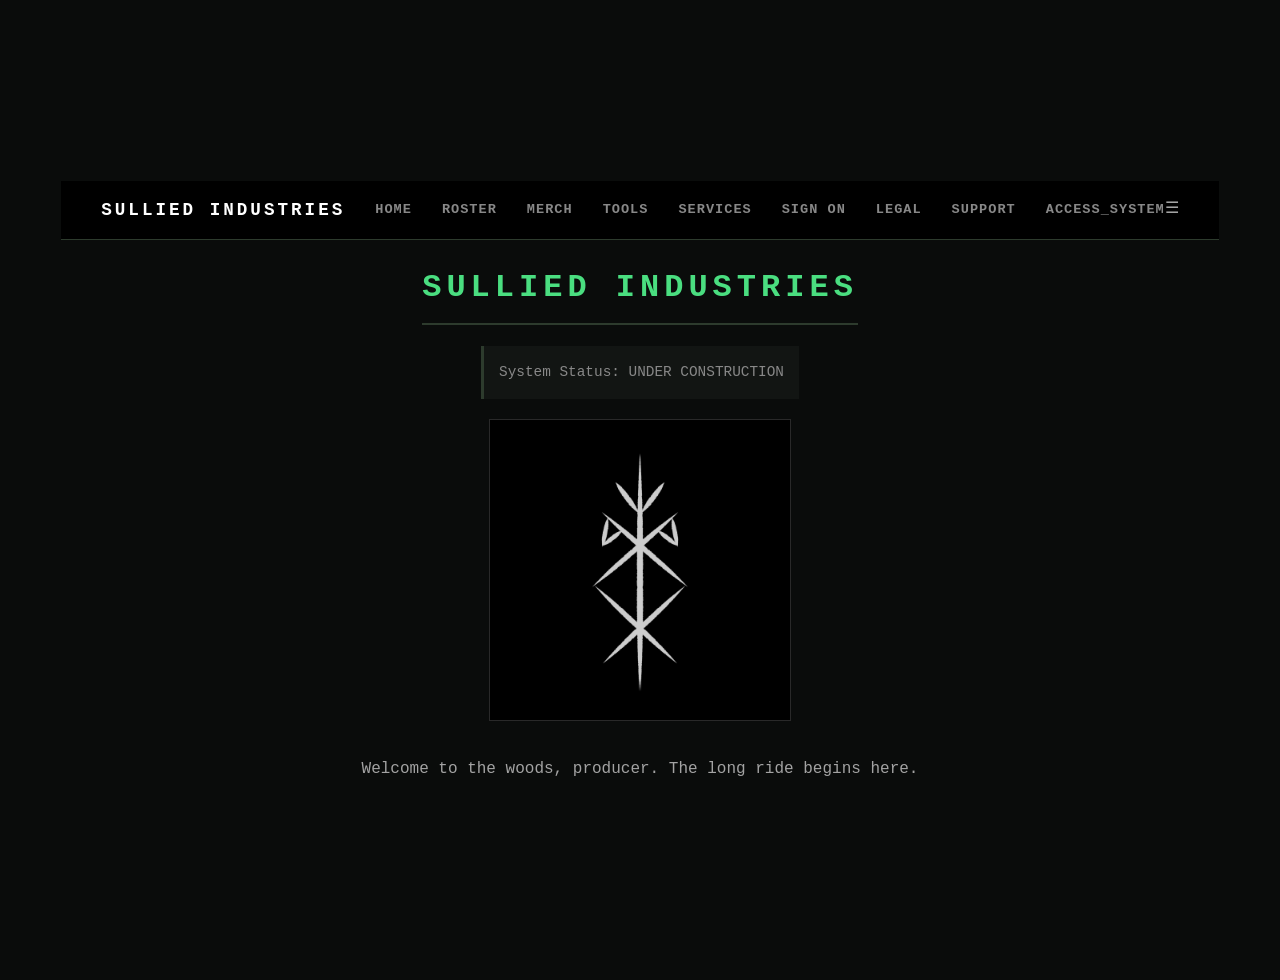
<file: index.html>
<!DOCTYPE html>
<html lang="en">
<head>
    <meta charset="UTF-8">
    <title>Sullied Industries | The Woods</title>
    <link rel="stylesheet" href="css/style.css">
</head>
<body>
<div id="nav-placeholder"></div>

<script>
    fetch('nav.html')
        .then(res => res.text())
        .then(data => {
            document.getElementById('nav-placeholder').innerHTML = data;
        });
</script>
    
    <h1>SULLIED INDUSTRIES</h1>
    <div class="bunker-note">System Status: UNDER CONSTRUCTION</div>
    
    <img src="assets/Logo.jpg" width="300" alt="Our Sigil">

    <p>Welcome to the woods, producer. The long ride begins here.</p>

<script>
function toggleMenu() {
    const nav = document.getElementById('navLinks');
    nav.classList.toggle('active');
}
</script>
</body>
</html>
</file>
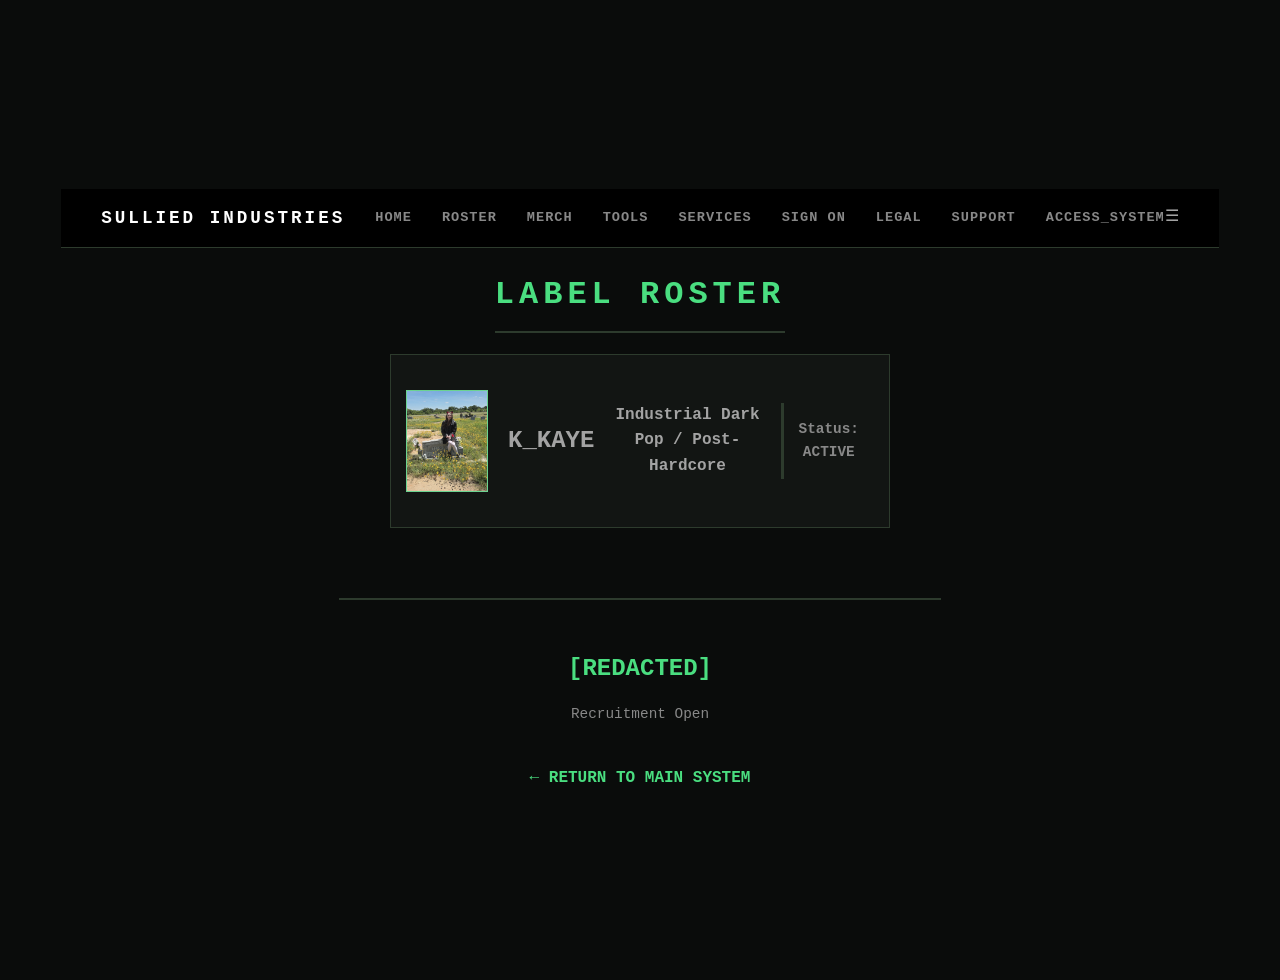
<file: artists.html>
<!DOCTYPE html>
<html lang="en">
<head>
    <meta charset="UTF-8">
    <title>Sullied Industries | Roster</title>
    <link rel="stylesheet" href="css/style.css">
    <link rel="stylesheet" href="css/artists-style.css"> 
</head>
<body>
<div id="nav-placeholder"></div>

<script>
    fetch('nav.html')
        .then(res => res.text())
        .then(data => {
            document.getElementById('nav-placeholder').innerHTML = data;
        });
</script>
    
    <h1>LABEL ROSTER</h1>
    
    <a href="K_KAYE.html" class="card-link">
    <div class="artist-card">
        <img src="assets/portraits/K_KAYE.jpg" class="artist-thumb" alt="K_KAYE"
class="artist-info">
        <h2>K_KAYE</h2>
        <p>Industrial Dark Pop / Post-Hardcore</p>
        <p
class="bunker-note">Status: ACTIVE</p>
        </div>
    </div>
    </a>
    <hr style="border: 1px solid #2d3b2d; width: 50%; margin: 30px 0;">

    <div class="artist-list">
        <h2>[REDACTED]</h2>
        <p>Recruitment Open</p>
    </div>

    <br>
    <a href="index.html">← RETURN TO MAIN SYSTEM</a>
<script>
function toggleMenu() {
    const nav = document.getElementById('navLinks');
    nav.classList.toggle('active');
}
</script>
</body>
</html>
</file>
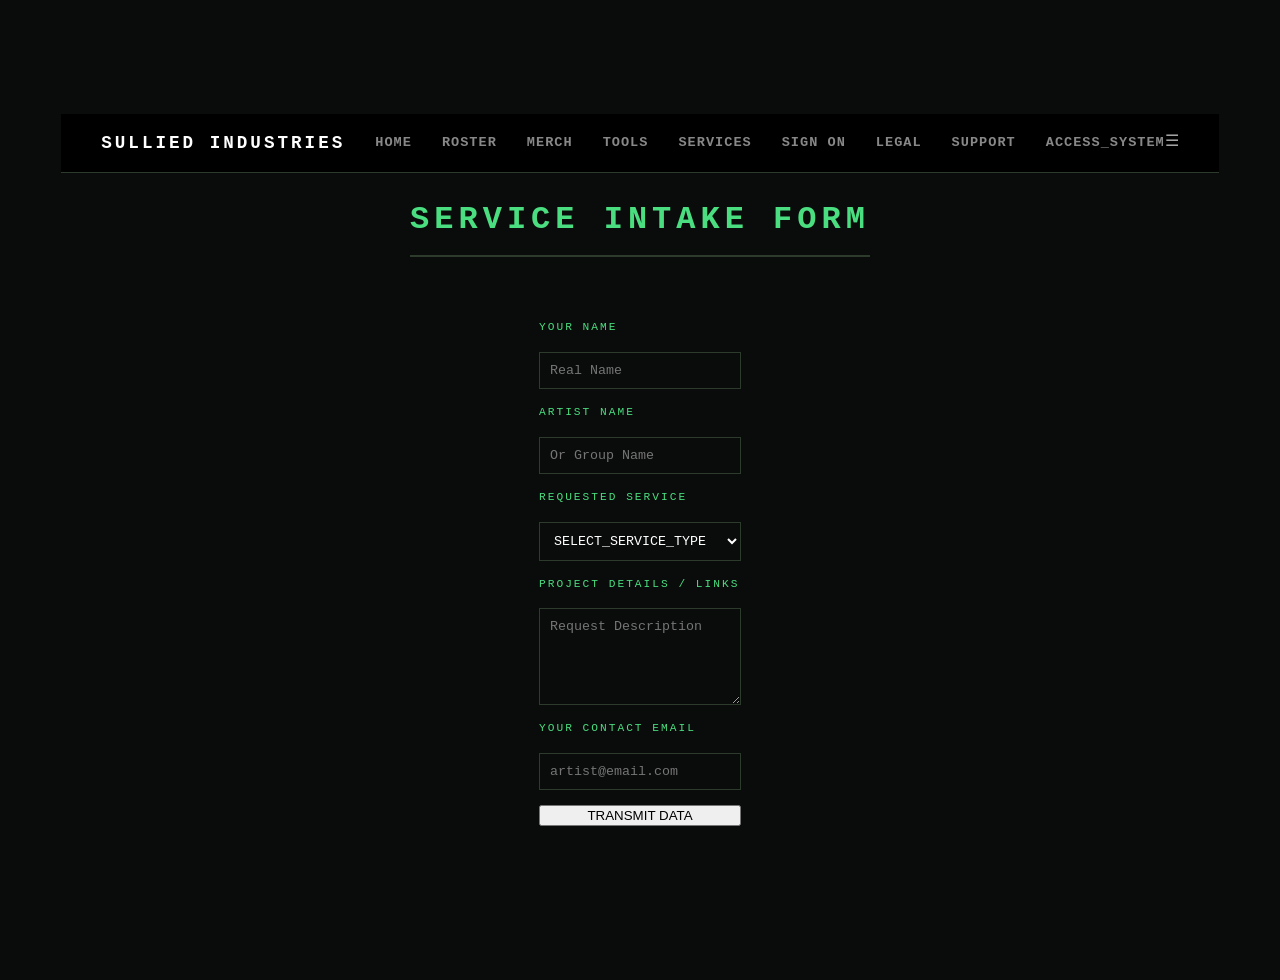
<file: contact.html>
<!DOCTYPE html>
<html lang="en">
<head>
    <meta charset="UTF-8">
    <title>Sullied Industries | Intake</title>
    <link rel="stylesheet" href="css/style.css">
</head>
<body>
<div id="nav-placeholder"></div>

<script>
    fetch('nav.html')
        .then(res => res.text())
        .then(data => {
            document.getElementById('nav-placeholder').innerHTML = data;
        });
</script>

    <h1>SERVICE INTAKE FORM</h1>
    
    <form action="https://api.web3forms.com/submit" method="POST" class="intake-form">
        
        <input type="hidden" name="access_key" value="60bbd57d-b773-4e4b-b1da-cd1213d34896">

        <label>YOUR NAME</label>
        <input type="text" name="real_name" required placeholder="Real Name">
        
        <label>ARTIST NAME</label>
        <input type="text" name="artist_name" required placeholder="Or Group Name">

        <label>REQUESTED SERVICE</label>
        <select id="service_select" name="service" required>
            <option value="" disabled selected>SELECT_SERVICE_TYPE</option>
            <option value="ignition">The Ignition Bundle</option>
            <option value="standard">Standard Retainer</option>
            <option value="premium">Premium Retainer</option>
            <option value="project">Project Release</option>
            <option value="metadata">Update Information</option>
            <option value="visuals">Visual Processing</option>
            <option value="navigation">Links or Copyright</option>
            <option value="website">Website Architecture</option>
            <option value="toolsuggest">Suggest a New Tool</option>
            <option value="helprequest">Help</option>
        </select>

        <label>PROJECT DETAILS / LINKS</label>
        <textarea name="message" rows="5" placeholder="Request Description"></textarea>

        <label>YOUR CONTACT EMAIL</label>
        <input type="email" name="email" required placeholder="artist@email.com">

        <button type="submit" class="login-btn">TRANSMIT DATA</button>
    </form>
</script>
<script>
function toggleMenu() {
    const nav = document.getElementById('navLinks');
    nav.classList.toggle('active');
}
<script>
    window.addEventListener('load', function() {
        const urlParams = new URLSearchParams(window.location.search);
        const serviceRequested = urlParams.get('service');
        
        // This MUST match the id="service_select" in your HTML above
        const selectElement = document.getElementById('service_select');

        if (selectElement && serviceRequested) {
            console.log("System matching service:", serviceRequested);
            selectElement.value = serviceRequested;
            
            // Backup check for browser compatibility
            if (selectElement.value !== serviceRequested) {
                for (var i = 0; i < selectElement.options.length; i++) {
                    if (selectElement.options[i].value === serviceRequested) {
                        selectElement.selectedIndex = i;
                        break;
                    }
                }
            }
        }
    });
</script>
</body>
</html>
</file>
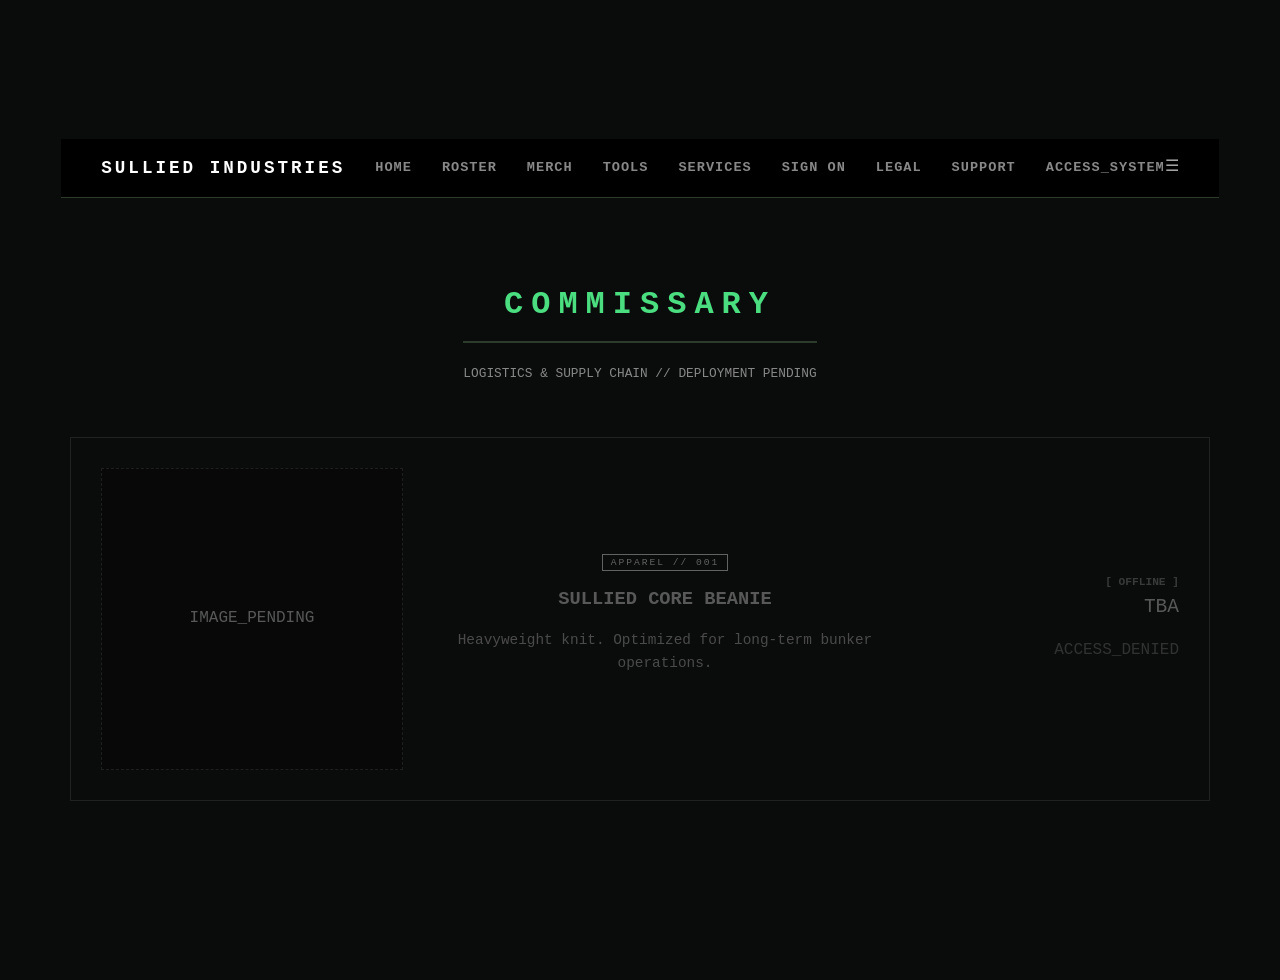
<file: merch.html>
<!DOCTYPE html>
<html lang="en">
<head>
    <meta charset="UTF-8">
    <meta name="viewport" content="width=device-width, initial-scale=1.0">
    <title>SULLIED INDUSTRIES // COMMISSARY</title>
    <link rel="stylesheet" href="css/style.css">
    <style>
        #merchGrid { display: flex; flex-direction: column; gap: 25px; width: 95%; max-width: 1200px; margin: 40px auto; }
        .merch-entry { display: grid; grid-template-columns: 300px 1fr 250px; gap: 40px; background: rgba(10, 12, 11, 0.6); border: 1px solid #2d3b2d; padding: 30px; align-items: center; }
        .merch-visual { width: 100%; aspect-ratio: 1/1; background: #050505; border: 1px dashed #333; display: flex; align-items: center; justify-content: center; }
        .tag { color: var(--signal-green); border: 1px solid var(--signal-green); padding: 2px 8px; font-size: 0.6em; letter-spacing: 2px; }
        @media (max-width: 900px) { .merch-entry { grid-template-columns: 1fr; text-align: center; } }
    </style>
</head>
<body>
    <div id="nav-placeholder"></div>

    <header style="text-align: center; margin-top: 60px;">
        <h1 style="color: var(--signal-green); letter-spacing: 8px;">COMMISSARY</h1>
        <p style="color: #888; text-transform: uppercase; font-size: 0.8em;">Logistics & Supply Chain // Deployment Pending</p>
    </header>

    <div id="merchGrid">
        <div class="merch-entry" style="opacity: 0.5; filter: grayscale(1);">
            <div class="merch-visual">IMAGE_PENDING</div>
            <div class="merch-intel">
                <span class="tag">APPAREL // 001</span>
                <h3 style="margin: 10px 0;">SULLIED CORE BEANIE</h3>
                <p style="color: #888; font-size: 0.9em;">Heavyweight knit. Optimized for long-term bunker operations.</p>
            </div>
            <div class="merch-status" style="text-align: right;">
                <div style="color: #ff3e3e; font-size: 0.7em; font-weight: bold;">[ OFFLINE ]</div>
                <div style="font-size: 1.5em; font-family: monospace;">TBA</div>
                <span class="login-btn" style="opacity: 0.5; cursor: not-allowed; display: inline-block; margin-top: 15px;">ACCESS_DENIED</span>
            </div>
        </div>
    </div>

    <script>
        fetch('nav.html').then(res => res.text()).then(data => {
            document.getElementById('nav-placeholder').innerHTML = data;
        });
    </script>
</body>
</html>
</file>
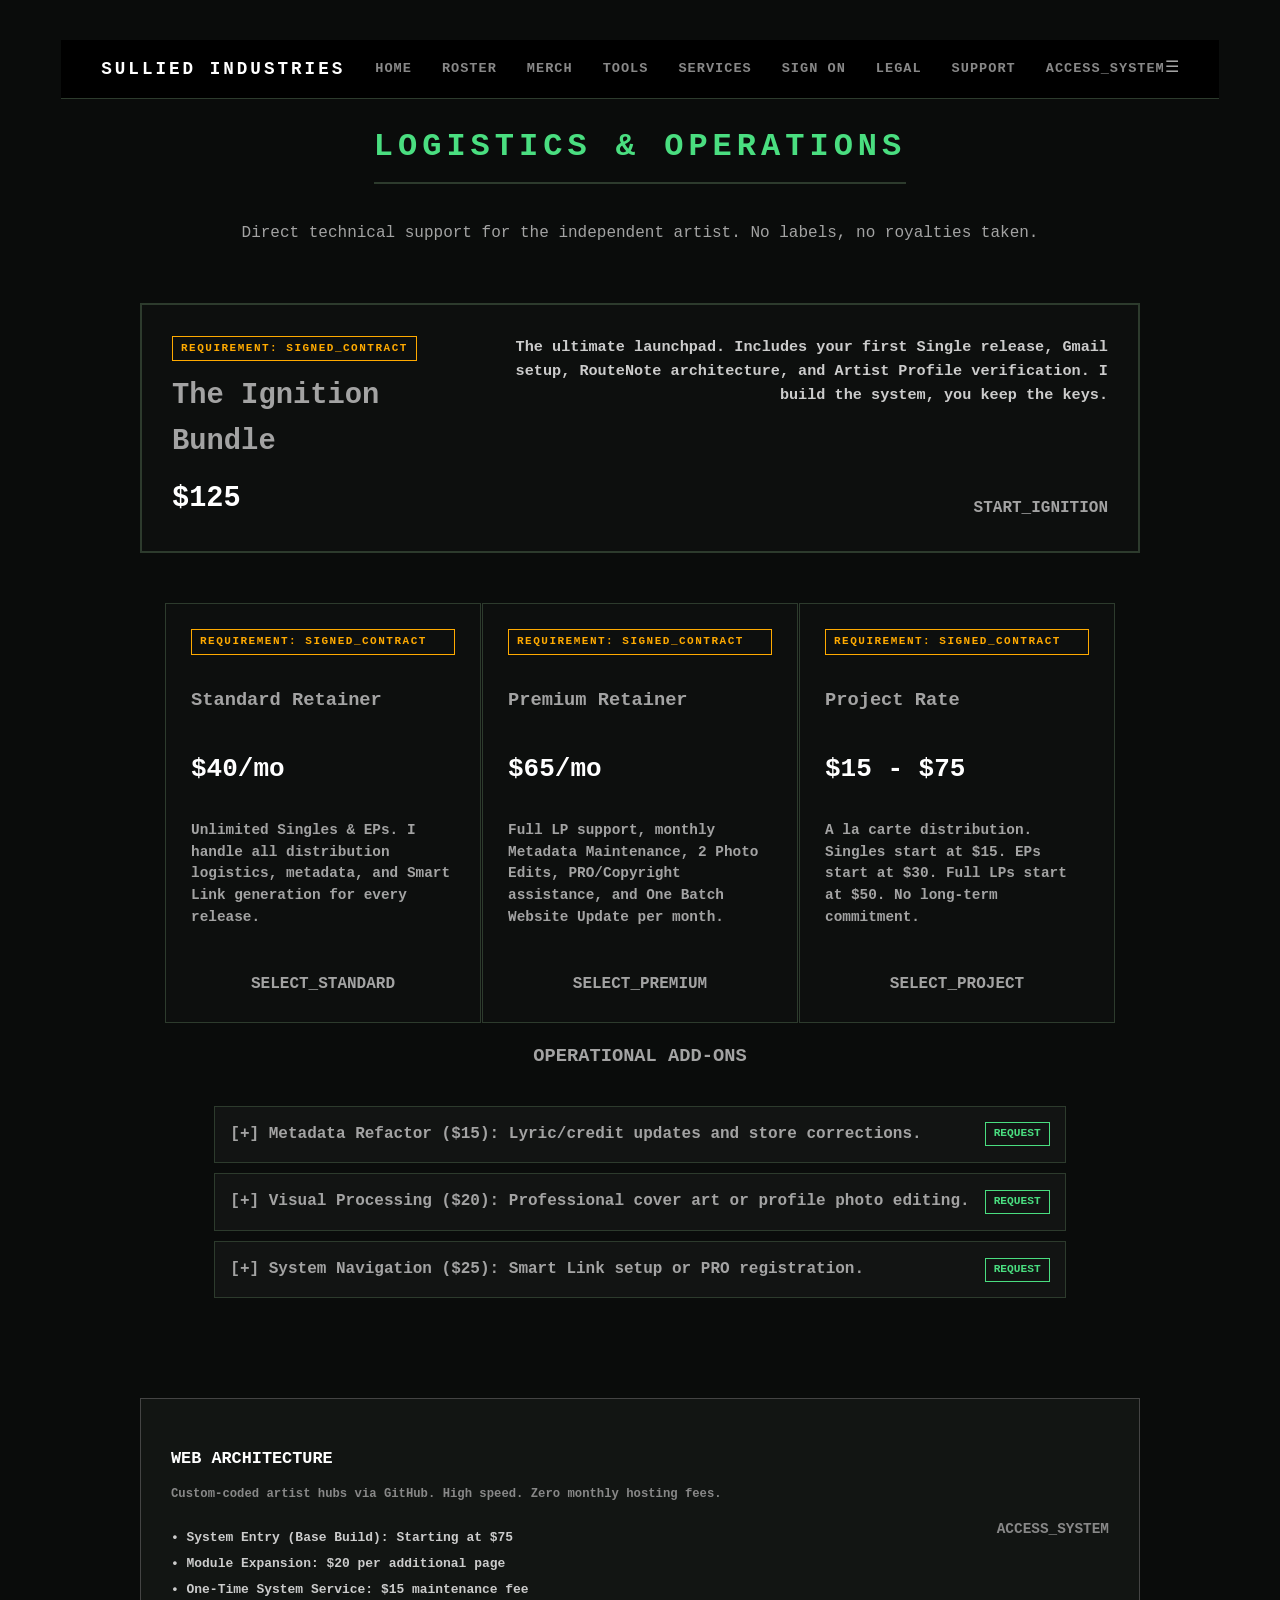
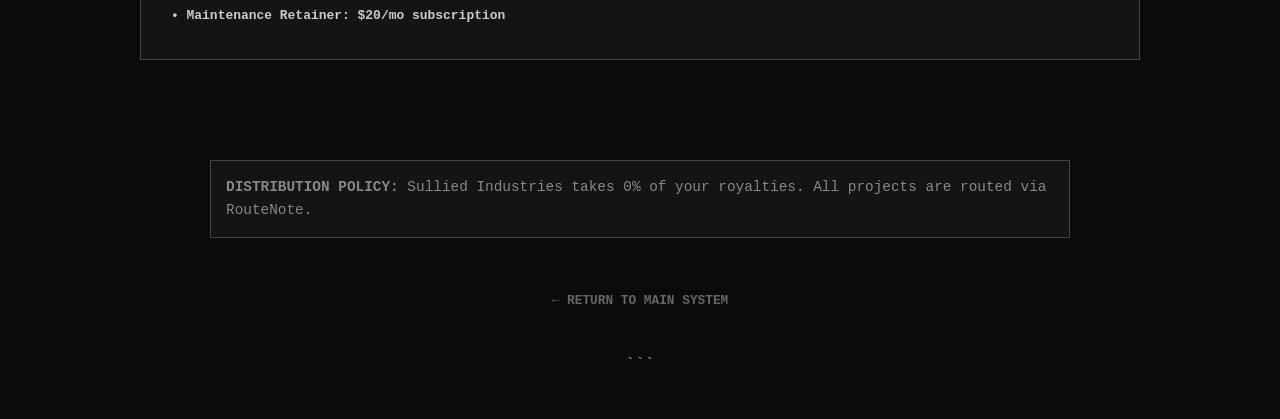
<file: services.html>
<!DOCTYPE html>
<html lang="en">
<head>
    <meta charset="UTF-8">
    <title>Sullied Industries | Services</title>
    <link rel="stylesheet" href="css/style.css">
    <link rel="stylesheet" href="css/services-style.css"> 
</head>
<body>
    <div id="nav-placeholder"></div>

    <script>
        fetch('nav.html').then(res => res.text()).then(data => {
            document.getElementById('nav-placeholder').innerHTML = data;
        });
    </script>
    
<h1>LOGISTICS & OPERATIONS</h1>
    <p>Direct technical support for the independent artist. No labels, no royalties taken.</p>

    <div style="width: 1000px; margin: 40px auto; max-width: 95%; display: flex; flex-direction: column; align-items: center;">

        <a href="contact.html?service=ignition" class="featured-tier" style="text-decoration: none; color: inherit; display: flex; border: 2px solid var(--accent-green); padding: 30px; background: #0d0f0e; transition: 0.3s ease; box-sizing: border-box; margin-bottom: 25px; width: 100%;">
            <div style="flex: 0 0 300px; text-align: left;">
            <div class="requirement-tag" onclick="event.preventDefault(); window.location.href='signing.html';">
                REQUIREMENT: SIGNED_CONTRACT
            </div>
            <h3 style="margin: 0; font-size: 1.8em;">The Ignition Bundle</h3>
                <div style="font-size: 2.2em; color: #fff; font-family: monospace; font-weight: bold; margin-top: 10px;">$125</div>
            </div>
            <div style="flex: 1; display: flex; flex-direction: column; justify-content: space-between; align-items: flex-end; padding-left: 40px;">
                <p style="color: #ccc; margin: 0; text-align: right; font-size: 0.95em; line-height: 1.6;">The ultimate launchpad. Includes your first Single release, Gmail setup, RouteNote architecture, and Artist Profile verification. I build the system, you keep the keys.</p>
                <div class="login-btn" style="margin-top: 20px;">START_IGNITION</div>
            </div>
        </a>

        <div class="pricing-grid" style="display: flex; gap: 25px; justify-content: space-between; width: 100%; margin: 0; padding: 0;">
            
        <a href="contact.html?service=standard" class="tier-card" style="text-decoration: none; color: inherit;">
            <div class="requirement-tag" onclick="event.preventDefault(); window.location.href='signing.html';">
                REQUIREMENT: SIGNED_CONTRACT
            </div>
            <h3>Standard Retainer</h3>
            <span class="tier-price">$40/mo</span>
            <p>Unlimited Singles & EPs. I handle all distribution logistics, metadata, and Smart Link generation for every release.</p>
            <div class="login-btn" style="margin-top: auto; text-align: center;">SELECT_STANDARD</div>
        </a>

        <a href="contact.html?service=premium" class="tier-card" style="text-decoration: none; color: inherit; border: 2px solid var(--signal-green);">
            <div class="requirement-tag" onclick="event.preventDefault(); window.location.href='signing.html';">
                REQUIREMENT: SIGNED_CONTRACT
            </div>
            <h3>Premium Retainer</h3>
            <span class="tier-price">$65/mo</span>
            <p>Full LP support, monthly Metadata Maintenance, 2 Photo Edits, PRO/Copyright assistance, and <b>One Batch Website Update</b> per month.</p>
            <div class="login-btn" style="margin-top: auto; text-align: center;">SELECT_PREMIUM</div>
        </a>
    
            <a href="contact.html?service=project" class="tier-card" style="text-decoration: none; color: inherit;">
            <div class="requirement-tag" onclick="event.preventDefault(); window.location.href='signing.html';">
                REQUIREMENT: SIGNED_CONTRACT
            </div>
            <h3>Project Rate</h3>
            <span class="tier-price">$15 - $75</span>
            <p>A la carte distribution. Singles start at $15. EPs start at $30. Full LPs start at $50. No long-term commitment.</p>
            <div class="login-btn" style="margin-top: auto; text-align: center;">SELECT_PROJECT</div>
        </a>
    </div> 
    <h3>OPERATIONAL ADD-ONS</h3>
        <div class="add-on-list">
            <a href="contact.html?service=metadata" class="add-on-item" style="text-decoration: none; color: inherit;">
                <span><strong>[+] Metadata Refactor ($15):</strong> Lyric/credit updates and store corrections.</span>
                <span class="action-tag">REQUEST</span>
            </a>
            <a href="contact.html?service=visuals" class="add-on-item" style="text-decoration: none; color: inherit;">
                <span><strong>[+] Visual Processing ($20):</strong> Professional cover art or profile photo editing.</span>
                <span class="action-tag">REQUEST</span>
            </a>
            <a href="contact.html?service=navigation" class="add-on-item" style="text-decoration: none; color: inherit;">
                <span><strong>[+] System Navigation ($25):</strong> Smart Link setup or PRO registration.</span>
                <span class="action-tag">REQUEST</span>
            </a>
        </div>
    </div>
        
    <div style="width: 100%; display: flex; justify-content: center; clear: both; margin-top: 30px;">
        <a href="contact.html?service=website" style="text-decoration: none; color: inherit; width: 1000px; max-width: 95%;">
            <div class="bunker-note" style="text-align: left; padding: 30px; border: 1px solid #444; cursor: pointer; width: 100%; box-sizing: border-box; margin: 0;">
                <div style="display: flex; justify-content: space-between; align-items: center;">
                    <div style="flex: 1;">
                        <h3 style="color: #fff; margin-bottom: 5px;">WEB ARCHITECTURE</h3>
                        <p style="font-size: 0.85em; color: #888; margin-bottom: 20px;">Custom-coded artist hubs via GitHub. High speed. Zero monthly hosting fees.</p>
                        <ul style="list-style: none; padding: 0; margin: 0; color: #ccc; font-size: 0.9em; line-height: 2;">                             <li><strong>• System Entry (Base Build):</strong> Starting at $75</li>
                            <li><strong>• Module Expansion:</strong> $20 per additional page</li>
                            <li><strong>• One-Time System Service:</strong> $15 maintenance fee</li>
                            <li><strong>• Maintenance Retainer:</strong> $20/mo subscription</li>
                        </ul>
                    </div>
                    <div class="login-btn" style="white-space: nowrap; margin-left: 40px;">ACCESS_SYSTEM</div>
                </div>
            </div>
        </a>
    </div>

    <div class="system-footer" style="max-width: 860px; margin: 40px auto; display: flex; flex-direction: column; gap: 20px;">
        <div class="bunker-note" style="text-align: left; width: 100%; box-sizing: border-box;">
            <strong>DISTRIBUTION POLICY:</strong> Sullied Industries takes 0% of your royalties. All projects are routed via RouteNote.
        </div>
        <div style="text-align: center; width: 100%;">
            <a href="index.html" style="color: #666; text-decoration: none; font-size: 0.8em;">← RETURN TO MAIN SYSTEM</a>
        </div>
    </div>

</div> ```

</body>
</html>
</file>
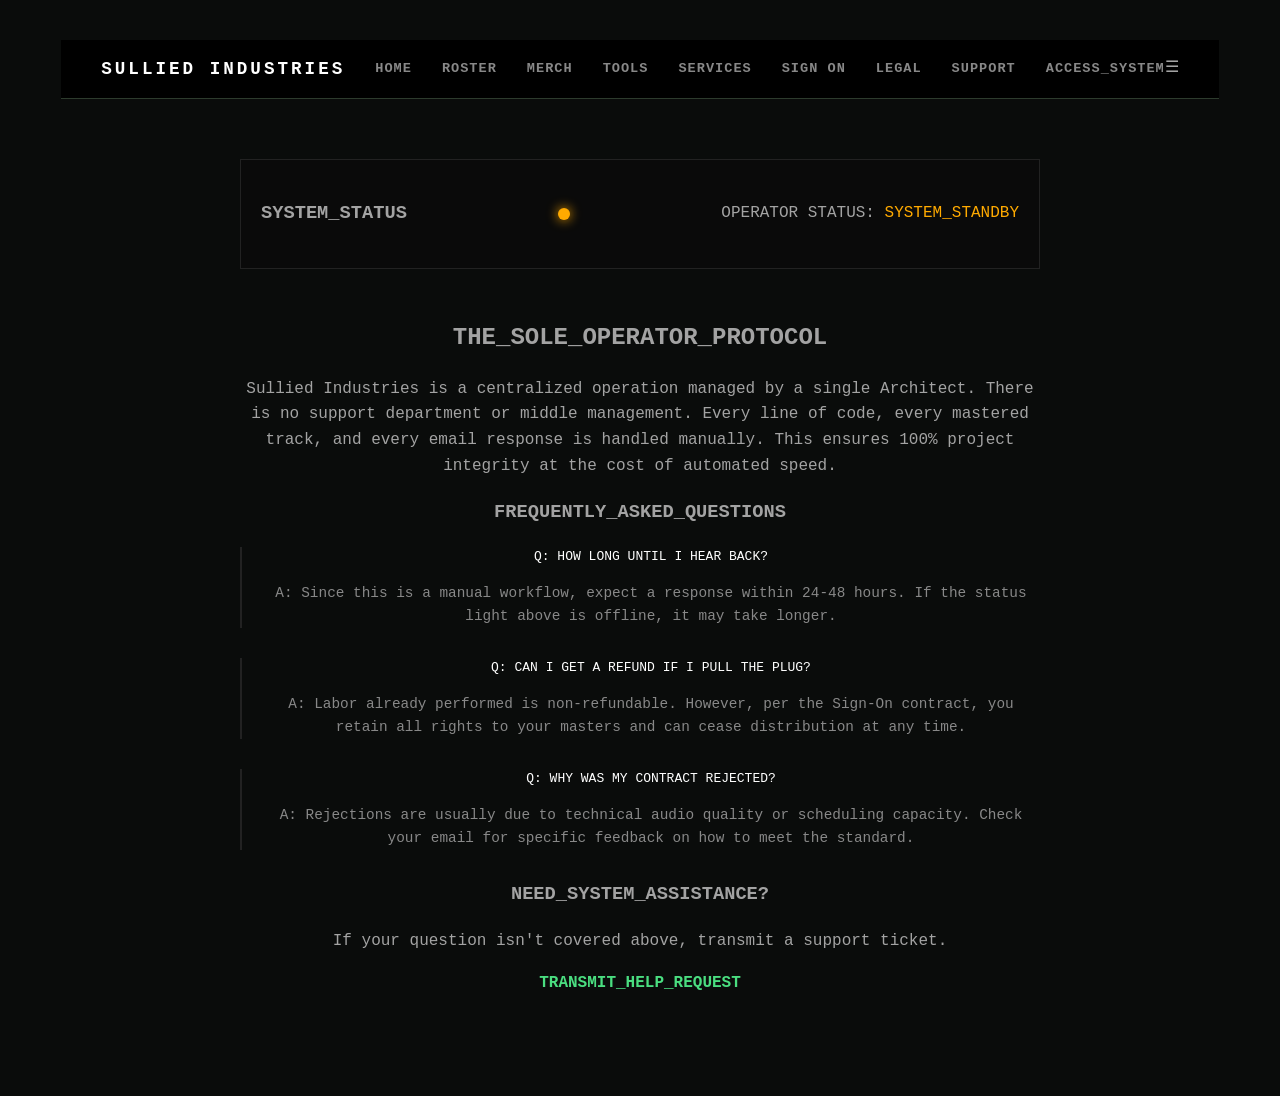
<file: support.html>
<!DOCTYPE html>
<html lang="en">
<head>
    <meta charset="UTF-8">
    <title>Sullied Industries | Support & Status</title>
    <link rel="stylesheet" href="css/style.css">
    <link rel="stylesheet" href="css/support-style.css">
</head>
<body>
    <div id="nav-placeholder"></div>

    <main class="support-container">
        <section class="status-box">
            <div class="status-header">
                <h3>SYSTEM_STATUS</h3>
                <div class="status-light status-standby"></div>
                <p id="status-text">OPERATOR STATUS: <span style="color: #ffaa00;">SYSTEM_STANDBY</span></p>
        </section>

        <section class="disclosure-section">
            <h2>THE_SOLE_OPERATOR_PROTOCOL</h2>
            <p>Sullied Industries is a centralized operation managed by a single Architect. There is no support department or middle management. Every line of code, every mastered track, and every email response is handled manually. This ensures 100% project integrity at the cost of automated speed.</p>
        </section>

        <section class="faq-section">
            <h3>FREQUENTLY_ASKED_QUESTIONS</h3>
            
            <div class="faq-item">
                <span class="q">Q: How long until I hear back?</span>
                <p class="a">A: Since this is a manual workflow, expect a response within 24-48 hours. If the status light above is offline, it may take longer.</p>
            </div>

            <div class="faq-item">
                <span class="q">Q: Can I get a refund if I pull the plug?</span>
                <p class="a">A: Labor already performed is non-refundable. However, per the Sign-On contract, you retain all rights to your masters and can cease distribution at any time.</p>
            </div>

            <div class="faq-item">
                <span class="q">Q: Why was my contract rejected?</span>
                <p class="a">A: Rejections are usually due to technical audio quality or scheduling capacity. Check your email for specific feedback on how to meet the standard.</p>
            </div>
        </section>

        <section class="action-section">
            <h3>NEED_SYSTEM_ASSISTANCE?</h3>
            <p>If your question isn't covered above, transmit a support ticket.</p>
            <a href="contact.html?service=help" class="login-btn">TRANSMIT_HELP_REQUEST</a>
        </section>
    </main>

    <script>
        fetch('nav.html').then(res => res.text()).then(data => {
            document.getElementById('nav-placeholder').innerHTML = data;
        });
    </script>
</body>
</html>
</file>
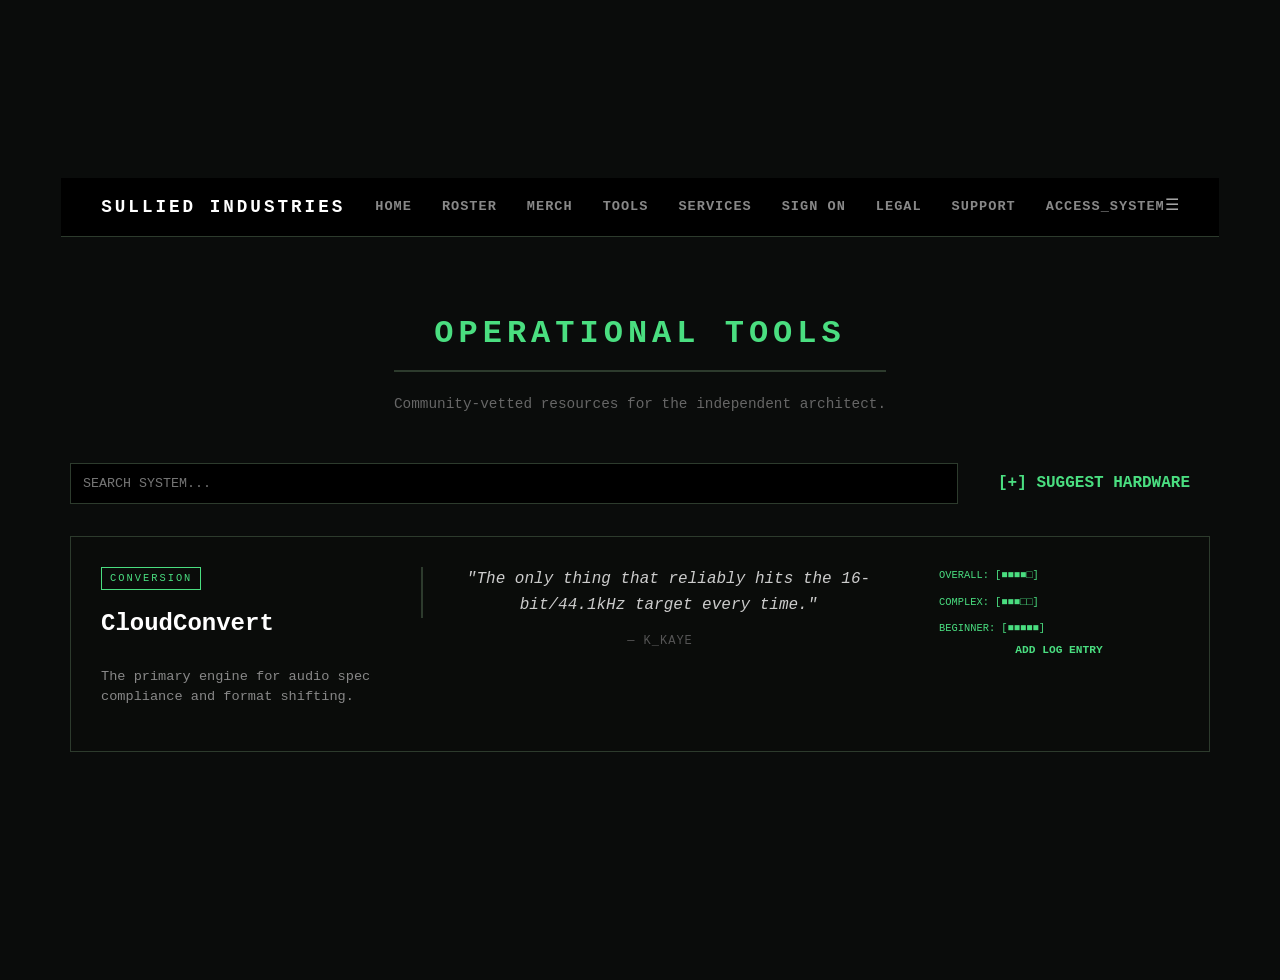
<file: tools.html>
<!DOCTYPE html>
<html lang="en">
<head>
    <meta charset="UTF-8">
    <title>Sullied Industries // Tools</title>
    <link rel="stylesheet" href="css/style.css"> 
    <link rel="stylesheet" href="css/tools-style.css"> 
</head>
<body>
    <div id="nav-placeholder"></div>

    <header style="text-align: center; margin-top: 50px;">
        <h1 style="letter-spacing: 5px; color: var(--signal-green);">OPERATIONAL TOOLS</h1>
        <p style="color: #666; font-size: 0.9em;">Community-vetted resources for the independent architect.</p>
    </header>

    <div class="tool-controls" style="display: flex; justify-content: center; gap: 20px; margin: 30px 0; align-items: center;">
        <input type="text" id="toolSearch" placeholder="SEARCH SYSTEM..." onkeyup="filterTools()" style="width: 400px; padding: 12px; background: #000; border: 1px solid #2d3b2d; color: #fff; font-family: monospace;">
        <a href="contact.html?service=toolsuggest" class="login-btn" style="padding: 10px 20px;">[+] SUGGEST HARDWARE</a>
    </div>

    <div class="tools-grid" id="toolsGrid">
        <div class="tool-entry" data-category="conversion editing">
            <div class="entry-identity">
                <span class="tag">CONVERSION</span>
                <h3 class="tool-name">CloudConvert</h3>
                <p class="tool-desc">The primary engine for audio spec compliance and format shifting.</p>
            </div>
            <div class="entry-context">
                <div class="top-review">
                    <p class="user-review">"The only thing that reliably hits the 16-bit/44.1kHz target every time."</p>
                    <span class="review-author">— K_KAYE</span>
                </div>
            </div>
            <div class="entry-log">
                <div class="stat-group">
                    <span>OVERALL: [■■■■□]</span>
                    <span>COMPLEX: [■■■□□]</span>
                    <span>BEGINNER: [■■■■■]</span>
                </div>
                <a href="contact.html?service=toollog" class="login-btn" style="font-size: 0.7em; text-align: center;">ADD LOG ENTRY</a>
            </div>
        </div>
    </div>

    <script>
        fetch('nav.html').then(res => res.text()).then(data => {
            document.getElementById('nav-placeholder').innerHTML = data;
        });

        function filterTools() {
            let input = document.getElementById('toolSearch').value.toLowerCase();
            let cards = document.getElementsByClassName('tool-entry');
            for (let i = 0; i < cards.length; i++) {
                let content = cards[i].innerText.toLowerCase();
                cards[i].style.display = content.includes(input) ? "grid" : "none";
            }
        }
    </script>
</body>
</html>
</file>
<file: css/style.css>
:root {
    --bg-color: #0a0c0b;
    --text-color: #a3a3a3;
    --accent-green: #2d3b2d;
    --signal-green: #4ade80;
    --industrial-gray: #333333;
}

body {
    background-color: var(--bg-color);
    color: var(--text-color);
    font-family: 'Courier New', monospace;
    line-height: 1.6;
    padding: 40px;
    margin: 0;

    /* --- THE CENTERING MAGIC --- */
    display: flex;
    flex-direction: column;
    align-items: center;
    justify-content: center;
    min-height: 100vh; /* This makes the "center" the middle of the whole screen */
    text-align: center;
}

h1 {
    color: var(--signal-green);
    text-transform: uppercase;
    letter-spacing: 5px;
    border-bottom: 2px solid var(--accent-green);
    padding-bottom: 10px;
}

/* This styles the images in your assets folder */
img {
    max-width: 100%;
    border: 1px solid var(--industrial-gray);
    filter: grayscale(20%) brightness(80%); /* Makes your cemetery shots look moodier */
    margin: 20px 0;
}

.bunker-note {
    background-color: #121513;
    border-left: 3px solid var(--accent-green);
    padding: 15px;
    font-size: 0.9em;
    color: #888;
}

a {
    color: var(--signal-green);
    text-decoration: none;
    font-weight: bold;
}

a:hover {
    text-decoration: underline;
    color: #fff;
}

.intake-form {
    max-width: 500px;
    margin: 40px auto;
    text-align: left;
    display: flex;
    flex-direction: column;
    gap: 15px;
}

.intake-form label {
    font-size: 0.7em;
    letter-spacing: 2px;
    color: var(--signal-green);
}

.intake-form input, .intake-form select, .intake-form textarea {
    background: #0a0c0b;
    border: 1px solid #2d3b2d;
    color: #fff;
    padding: 10px;
    font-family: monospace;
}

.intake-form input:focus {
    outline: none;
    border-color: var(--signal-green);
}

.add-on-list {
    display: flex;
    flex-direction: column;
    gap: 10px;
    margin-top: 15px;
}

.add-on-item {
    display: flex;
    justify-content: space-between;
    align-items: center;
    padding: 15px;
    background: rgba(255, 255, 255, 0.03);
    border: 1px solid #2d3b2d;
    color: #fff;
    text-decoration: none;
    transition: 0.2s;
}

.add-on-item:hover {
    background: rgba(57, 255, 20, 0.05);
    border-color: var(--signal-green);
    transform: translateX(5px); /* Subtle shift to show it's active */
}

.action-tag {
    font-size: 0.7em;
    color: var(--signal-green);
    border: 1px solid var(--signal-green);
    padding: 2px 8px;
    margin-left: 15px;
}

/* Navigation Container */
.top-nav {
    display: flex;
    align-items: center;
    padding: 15px 40px;
    background: #000;
    border-bottom: 1px solid #2d3b2d;
    position: sticky;
    top: 0;
    z-index: 1000;
}

/* Brand Group (Stays Left) */
.nav-brand {
    display: flex;
    align-items: center;
    gap: 15px;
    text-decoration: none;
}

.nav-sigil {
    height: 35px; /* Adjust to fit your logo */
    filter: grayscale(1) brightness(0.9);
}

.brand-name {
    font-size: 1.1em;
    letter-spacing: 3px;
    color: #fff;
    font-weight: bold;
}

/* Links Group (Pushed Right) */
.nav-links {
    margin-left: auto; /* This is the magic line that pushes it right */
    display: flex;
}

.nav-links a {
    margin-left: 30px; /* Space between tabs */
    text-decoration: none;
    color: #888;
    font-size: 0.85em;
    letter-spacing: 1px;
    transition: 0.3s ease;
}

.nav-links a:hover {
    color: var(--signal-green);
    text-shadow: 0 0 8px var(--signal-green);
}

/* --- MOBILE ADJUSTMENTS --- */
@media (max-width: 768px) {
    .top-nav {
        padding: 15px 20px;
    }

    .menu-icon {
        display: block;
        margin-left: auto; /* Pushes the hamburger to the right on phones */
        color: var(--signal-green);
        cursor: pointer;
        font-size: 1.5em;
    }

    .nav-links {
        display: none; /* Hidden until toggled */
        flex-direction: column;
        position: absolute;
        top: 65px;
        left: 0;
        width: 100%;
        background: #0d0f0e;
        border-bottom: 1px solid #2d3b2d;
        padding: 20px 0;
        margin-left: 0;
        text-align: center;
    }

    .nav-links.active {
        display: flex;
    }

    .nav-links a {
        margin: 15px 0;
        font-size: 1.2em;
        width: 100%;
    }
}
</file>
<file: css/artists-style.css>
.artist-list h2 {
    color: var(--signal-green);
    margin-bottom: 5px;
}

.artist-list p {
    font-size: 0.9em;
    color: #888;
}

.artist-card {
    display: flex; /* The magic line that puts them side-by-side */
    align-items: center; /* Centers the text vertically with the photo */
    gap: 20px; /* Space between the photo and the text */
    background: #121513; /* Subtle dark background for the card */
    padding: 15px;
    border: 1px solid #2d3b2d;
    margin-bottom: 20px;
    max-width: 500px; /* Keeps it from stretching too wide */
}

.artist-thumb {
    width: 100px;
    height: 100px;
    object-fit: cover; /* Keeps the photo from looking squashed */
    border: 1px solid var(--signal-green);
    filter: grayscale(30%);
}

/* This removes the blue underline from the whole card */
.card-link {
    text-decoration: none;
    color: inherit;
    display: block; /* Makes the whole area clickable */
    max-width: 500px;
    margin-bottom: 20px;
}

/* This adds a "Glow" or "Highlight" when someone hovers over the box */
.artist-card:hover {
    border-color: var(--signal-green);
    background-color: #1a1e1b; /* Slightly lighter forest black */
    cursor: pointer;
    transition: 0.3s; /* Makes the glow fade in smoothly */
}
</file>
<file: css/services-style.css>
/* --- SERVICES & PRICING GRID --- */
.pricing-grid {
    display: flex !important;
    flex-direction: row !important; /* Force side-by-side */
    flex-wrap: wrap;
    gap: 25px;
    justify-content: center;
    margin: 40px auto;
    width: 95%;
    max-width: 1100px;
}

.tier-card {
    background: #0d0f0e;
    border: 1px solid #2d3b2d;
    padding: 25px;
    width: 300px; /* Fixed width for box shape */
    min-height: 400px; /* Forces box height */
    text-align: left;
    transition: 0.3s ease;
    display: flex !important;
    flex-direction: column !important;
    box-sizing: border-box;
}

.tier-card:hover {
    border-color: var(--signal-green);
    transform: translateY(-5px);
    background: #141815;
}

.tier-price {
    font-size: 2em;
    color: #fff;
    margin: 15px 0;
    font-family: monospace;
    font-weight: bold;
}

.tier-card p {
    font-size: 0.9em;
    color: #a3a3a3;
    line-height: 1.5;
    flex-grow: 1; /* Pushes button to bottom */
}

/* RESPONSIVE DESIGN */
@media (max-width: 900px) {
    .pricing-grid {
        flex-direction: column !important;
        align-items: center;
    }
    .tier-card {
        width: 90%;
        min-height: auto;
    }
}

.pricing-grid {
    display: flex !important;
    flex-direction: row !important;
    flex-wrap: wrap !important;
    justify-content: center !important;
    gap: 20px !important;
    margin: 40px auto !important;
}

.tier-card {
    flex: 1 1 280px !important;
    max-width: 320px !important;
    display: flex !important;
    flex-direction: column !important;
    border: 1px solid #2d3b2d !important;
    background: #0d0f0e !important;
}

/* --- BUTTON HOVER REPAIR --- */

/* 1. Make the small login-btn light up when the whole box is hovered */
a.tier-card:hover .login-btn, 
a.featured-tier:hover .login-btn,
a:hover .login-btn {
    background-color: var(--signal-green) !important;
    color: #000 !important;
    box-shadow: 0 0 15px var(--signal-green);
}

/* 2. Ensure the text inside the box doesn't turn blue like a standard link */
a.tier-card, a.featured-tier {
    text-decoration: none !important;
}

/* 3. Add a slight border glow to the boxes themselves on hover */
a.tier-card:hover, a.featured-tier:hover {
    border-color: var(--signal-green) !important;
    background: #141815 !important;
}

/* --- WEBSITE BOX HOVER REPAIR --- */

/* 1. Make the button inside the website box light up */
a:hover .bunker-note .login-btn {
    background-color: var(--signal-green) !important;
    color: #000 !important;
    box-shadow: 0 0 15px var(--signal-green);
}

/* 2. Make the website box border light up on hover */
a:hover .bunker-note {
    border-color: var(--signal-green) !important;
    background: #141815 !important;
    transition: 0.3s ease;
}

/* 3. Ensure the list text doesn't change color like a link */
a .bunker-note ul {
    color: #ccc;
}

/* --- WEBSITE BOX FULL HIGHLIGHT FIX --- */

/* 1. Force all four borders to appear and glow green on hover */
a:hover .bunker-note {
    border: 1px solid var(--signal-green) !important; /* Changes from left-only to all sides */
    background: #141815 !important;
    box-shadow: 0 0 10px rgba(74, 222, 128, 0.2); /* Optional: adds a subtle outer glow */
    transition: 0.3s ease;
}

/* 2. Ensure the internal button still lights up */
a:hover .bunker-note .login-btn {
    background-color: var(--signal-green) !important;
    color: #000 !important;
    box-shadow: 0 0 15px var(--signal-green);
}

/* --- UNIFIED BOX MOVEMENT --- */

/* 1. Prepare the Ignition and Website boxes for movement */
a.featured-tier, 
a:has(.bunker-note) {
    transition: transform 0.3s ease, border-color 0.3s ease, background 0.3s ease !important;
}

/* 2. Make them rise up -5px on hover */
a.featured-tier:hover, 
a:hover .bunker-note {
    transform: translateY(-5px) !important;
}

/* 3. Smooth out the hover for the small login-btns inside */
.login-btn {
    transition: 0.3s ease !important;
}

/* --- ADD-ON BUTTON LIGHT UP --- */

/* 1. Make the [REQUEST] tags turn green when the link is hovered */
a.add-on-item:hover .action-tag {
    background-color: var(--signal-green) !important;
    color: #000 !important;
    box-shadow: 0 0 15px var(--signal-green);
    border-color: var(--signal-green) !important;
}

/* 2. Optional: Light up the text and border of the row slightly */
a.add-on-item:hover {
    background: rgba(74, 222, 128, 0.05) !important;
    border-color: var(--signal-green) !important;
    transition: 0.3s ease;
}

/* 3. Ensure the action tag has a smooth transition */
.action-tag {
    transition: 0.3s ease !important;
}

/* --- THE PERFECT GRID LAYOUT --- */

/* 1. Center everything and set a fixed container width */
.featured-row, .pricing-grid {
    width: 1000px !important; /* Math: (300*3) + (50*2) */
    max-width: 95% !important;
    margin: 0 auto !important;
    display: flex !important;
}

/* 2. Fix the Ignition Box (Top 1/4th) */
.featured-tier {
    width: 100% !important;
    max-width: 1000px !important;
    margin-bottom: 50px !important; /* Matches the gap between cards below */
    box-sizing: border-box;
}

/* 3. Fix the 3 Cards (Bottom 3/4th) */
.pricing-grid {
    flex-direction: row !important;
    justify-content: space-between !important; /* Pushes cards to the absolute edges */
    gap: 0px !important; /* We use space-between instead for precision */
}

.tier-card {
    width: 300px !important; /* Fixed width */
    margin: 0 !important;
    box-sizing: border-box;
}

/* --- THE MASTER GRID REPAIR --- */

/* 1. Wrap everything in a 1000px container */
.main-services-container {
    width: 1000px;
    max-width: 95%;
    margin: 40px auto;
    display: flex;
    flex-direction: column;
    gap: 25px; /* Matches the gap between bottom cards */
}

/* 2. Fix the Ignition Box (Top 1/4) */
.featured-tier-link {
    text-decoration: none;
    color: inherit;
    width: 100%;
}

.featured-tier-content {
    background: #0d0f0e;
    border: 2px solid var(--accent-green);
    padding: 30px;
    display: flex;
    justify-content: space-between;
    align-items: center;
    gap: 40px;
    transition: 0.3s ease;
}

.tier-left { flex: 1; text-align: left; }
.tier-right { flex: 2; text-align: right; display: flex; flex-direction: column; align-items: flex-end; gap: 15px; }

/* 3. Fix the 3 Cards (Bottom 3/4) */
.pricing-grid {
    width: 100% !important;
    margin: 0 !important;
    display: grid !important;
    grid-template-columns: repeat(3, 1fr); /* 3 equal columns */
    gap: 25px;
}

.tier-card {
    width: 100% !important; /* Let the grid decide the width */
    min-height: 420px;
    margin: 0 !important;
}

/* 4. Unified Hover Effect */
.featured-tier-link:hover .featured-tier-content,
.tier-card:hover {
    transform: translateY(-5px);
    border-color: var(--signal-green);
}

```css
/* --- CONSOLIDATED GRID & BOX FIX --- */

.pricing-grid {
    display: flex !important;
    gap: 25px !important;
    justify-content: space-between !important;
    width: 100% !important;
    margin: 0 0 40px 0 !important;
    padding: 0 !important;
}

.tier-card {
    background: #0d0f0e !important;
    border: 1px solid #2d3b2d !important;
    padding: 25px !important;
    width: 316px !important; 
    min-height: 420px !important;
    display: flex !important;
    flex-direction: column !important;
    box-sizing: border-box !important;
    transition: 0.3s ease !important;
}

.tier-card:hover, .featured-tier:hover {
    border-color: var(--signal-green) !important;
    transform: translateY(-5px) !important;
    background: #141815 !important;
}

.bunker-note {
    clear: both !important;
    display: block !important;
    width: 100% !important;
    max-width: 860px !important;
    margin: 30px auto !important;
    border: 1px solid #444;
}

.system-footer {
    clear: both !important;
    width: 100% !important;
    max-width: 860px !important;
    margin: 40px auto !important;
}

/* --- WEB BOX CENTERING REPAIR --- */

.bunker-note {
    display: block !important;
    clear: both !important;
    width: 100% !important;
    box-sizing: border-box !important;
}

/* Forces the Web Architecture section to match the top box width */
a[href*="service=website"] .bunker-note {
    max-width: 1000px !important;
    margin-left: auto !important;
    margin-right: auto !important;
}

/* Fixes the button spacing inside the web box */
a[href*="service=website"] .login-btn {
    align-self: center;
}

/* --- GRID BOX MATH FIX --- */

.pricing-grid {
    display: flex !important;
    flex-direction: row !important;
    flex-wrap: nowrap !important;
    justify-content: space-between !important;
    width: 100% !important;
}

.tier-card {
    /* (1000px total width - 50px total gaps) / 3 cards = 316.6px */
    width: 316px !important;
    flex: 0 0 316px !important;
    margin: 0 !important;
    box-sizing: border-box !important;
}

/* Fixes any potential overflow from the main container */
div[style*="width: 1000px"] {
    box-sizing: border-box !important;
}

/* --- SERVICE REQUIREMENT TAG --- */

.requirement-tag {
    position: relative; /* Add this */
    z-index: 10;        /* Add this */
    display: inline-block;
    border: 1px solid #ffaa00;
    color: #ffaa00;
    font-family: 'Courier New', Courier, monospace;
    font-size: 11px;
    font-weight: bold;
    padding: 3px 8px;
    letter-spacing: 1.5px;
    text-transform: uppercase;
    margin-bottom: 12px;
    background: transparent;
    transition: all 0.3s ease;
    cursor: pointer;
}

/* HOVER STATE: Makes the box glow slightly when hovered */
.requirement-tag:hover {
    background: rgba(255, 170, 0, 0.15);
    box-shadow: 0 0 10px rgba(255, 170, 0, 0.3);
    color: #fff; /* Changes text to white for contrast */
}
</file>
<file: css/support-style.css>
.support-container {
    width: 800px;
    max-width: 95%;
    margin: 60px auto;
}

/* Status Light Logic */
.status-box {
    border: 1px solid #222;
    padding: 20px;
    background: #0a0a0a;
    margin-bottom: 50px;
}

.status-header {
    display: flex;
    justify-content: space-between;
    align-items: center;
}

/* Status Light Base */
.status-light {
    width: 12px;
    height: 12px;
    border-radius: 50%;
    transition: all 0.3s ease;
}

/* ONLINE (Green) - Working */
.status-online {
    background-color: #00ff41;
    box-shadow: 0 0 12px #00ff41;
}

/* STANDBY (Yellow/Amber) - Not Working/After Hours */
.status-standby {
    background-color: #ffaa00;
    box-shadow: 0 0 12px #ffaa00;
}

/* NODE OFFLINE (Red) - Sick Day / Out of Order */
.status-offline {
    background-color: #ff3300;
    box-shadow: 0 0 18px #ff3300;
    animation: pulse-red 2s infinite; /* Optional: adds a slow pulse to the red light */
}

/* Optional: Pulse animation for the Red Light to catch attention */
@keyframes pulse-red {
    0% { opacity: 1; }
    50% { opacity: 0.5; }
    100% { opacity: 1; }
}

.highlight {
    color: var(--signal-green);
    font-weight: bold;
}

/* FAQ Styling */
.faq-item {
    margin-bottom: 30px;
    border-left: 2px solid #222;
    padding-left: 20px;
}

.q {
    display: block;
    color: #fff;
    font-family: monospace;
    margin-bottom: 10px;
    text-transform: uppercase;
}

.a {
    color: #888;
    font-size: 0.9em;
}

.sub-text {
    font-size: 0.75em;
    color: #444;
    margin-top: 5px;
}
</file>
<file: css/tools-style.css>
/* The Search and Suggest Bar Row */
.tool-controls {
    display: flex;
    justify-content: space-between;
    align-items: center;
    width: 95%;
    max-width: 1200px;
    margin: 30px auto;
    gap: 20px;
}

#toolSearch {
    flex: 1; /* Takes up remaining space */
    padding: 12px;
    background: rgba(0, 0, 0, 0.5);
    border: 1px solid #2d3b2d;
    color: #fff;
    font-family: monospace;
    transition: 0.3s;
}

#toolSearch:focus {
    outline: none;
    border-color: var(--signal-green);
    box-shadow: 0 0 10px rgba(57, 255, 20, 0.1);
}

/* The Main Container for Rows */
#toolsGrid {
    display: flex;
    flex-direction: column;
    gap: 25px;
    width: 95%;
    max-width: 1200px;
    margin: 0 auto 50px auto;
}

/* The 3-Section Entry Box */
.tool-entry {
    display: grid;
    /* Identity: 280px | Review: Flexible | Stats: 240px */
    grid-template-columns: 280px 1fr 240px; 
    gap: 40px;
    background: rgba(10, 12, 11, 0.6);
    border: 1px solid #2d3b2d;
    padding: 30px;
    width: 100%;
    box-sizing: border-box; /* Ensures border stays at the edge */
    align-items: start;
    transition: 0.3s ease;
}

.tool-entry:hover {
    border-color: var(--signal-green);
    background: rgba(57, 255, 20, 0.02);
}

/* Section 1: Identity & Tag */
.entry-identity {
    display: flex;
    flex-direction: column;
    text-align: left;
}

.entry-identity .tag {
    display: inline-block;
    align-self: flex-start;
    font-size: 0.65em;
    color: var(--signal-green);
    border: 1px solid var(--signal-green);
    padding: 2px 8px;
    margin-bottom: 15px;
    letter-spacing: 2px;
}

.tool-name {
    font-size: 1.5em;
    margin: 0 0 10px 0;
    color: #fff;
}

.tool-desc {
    font-size: 0.85em;
    color: #888;
    line-height: 1.5;
}

/* Section 2: Review Content */
.user-review {
    font-size: 1em;
    font-style: italic;
    color: #ccc;
    line-height: 1.6;
    margin: 0 0 10px 0;
    border-left: 2px solid #2d3b2d;
    padding-left: 15px;
}

.review-author {
    font-size: 0.75em;
    color: #555;
    letter-spacing: 1px;
}

/* Section 3: Stat Bars & Button */
.stat-group {
    display: flex;
    flex-direction: column;
    gap: 10px;
    font-family: monospace;
    font-size: 0.8em;
    color: var(--signal-green);
}

.stat-group span {
    display: flex;
    justify-content: space-between;
}

.log-btn {
    display: block;
    margin-top: 20px;
    padding: 10px;
    border: 1px solid #444;
    color: #888;
    text-decoration: none;
    text-align: center;
    font-size: 0.75em;
    transition: 0.2s;
}

.log-btn:hover {
    background: var(--signal-green);
    color: #000;
    border-color: var(--signal-green);
}

/* Mobile Responsiveness */
@media (max-width: 900px) {
    .tool-entry {
        grid-template-columns: 1fr; /* Stack into 1 column */
        gap: 30px;
    }
    
    .tool-controls {
        flex-direction: column;
        align-items: stretch;
    }
    
    #toolSearch {
        width: 100%;
    }
}
</file>
